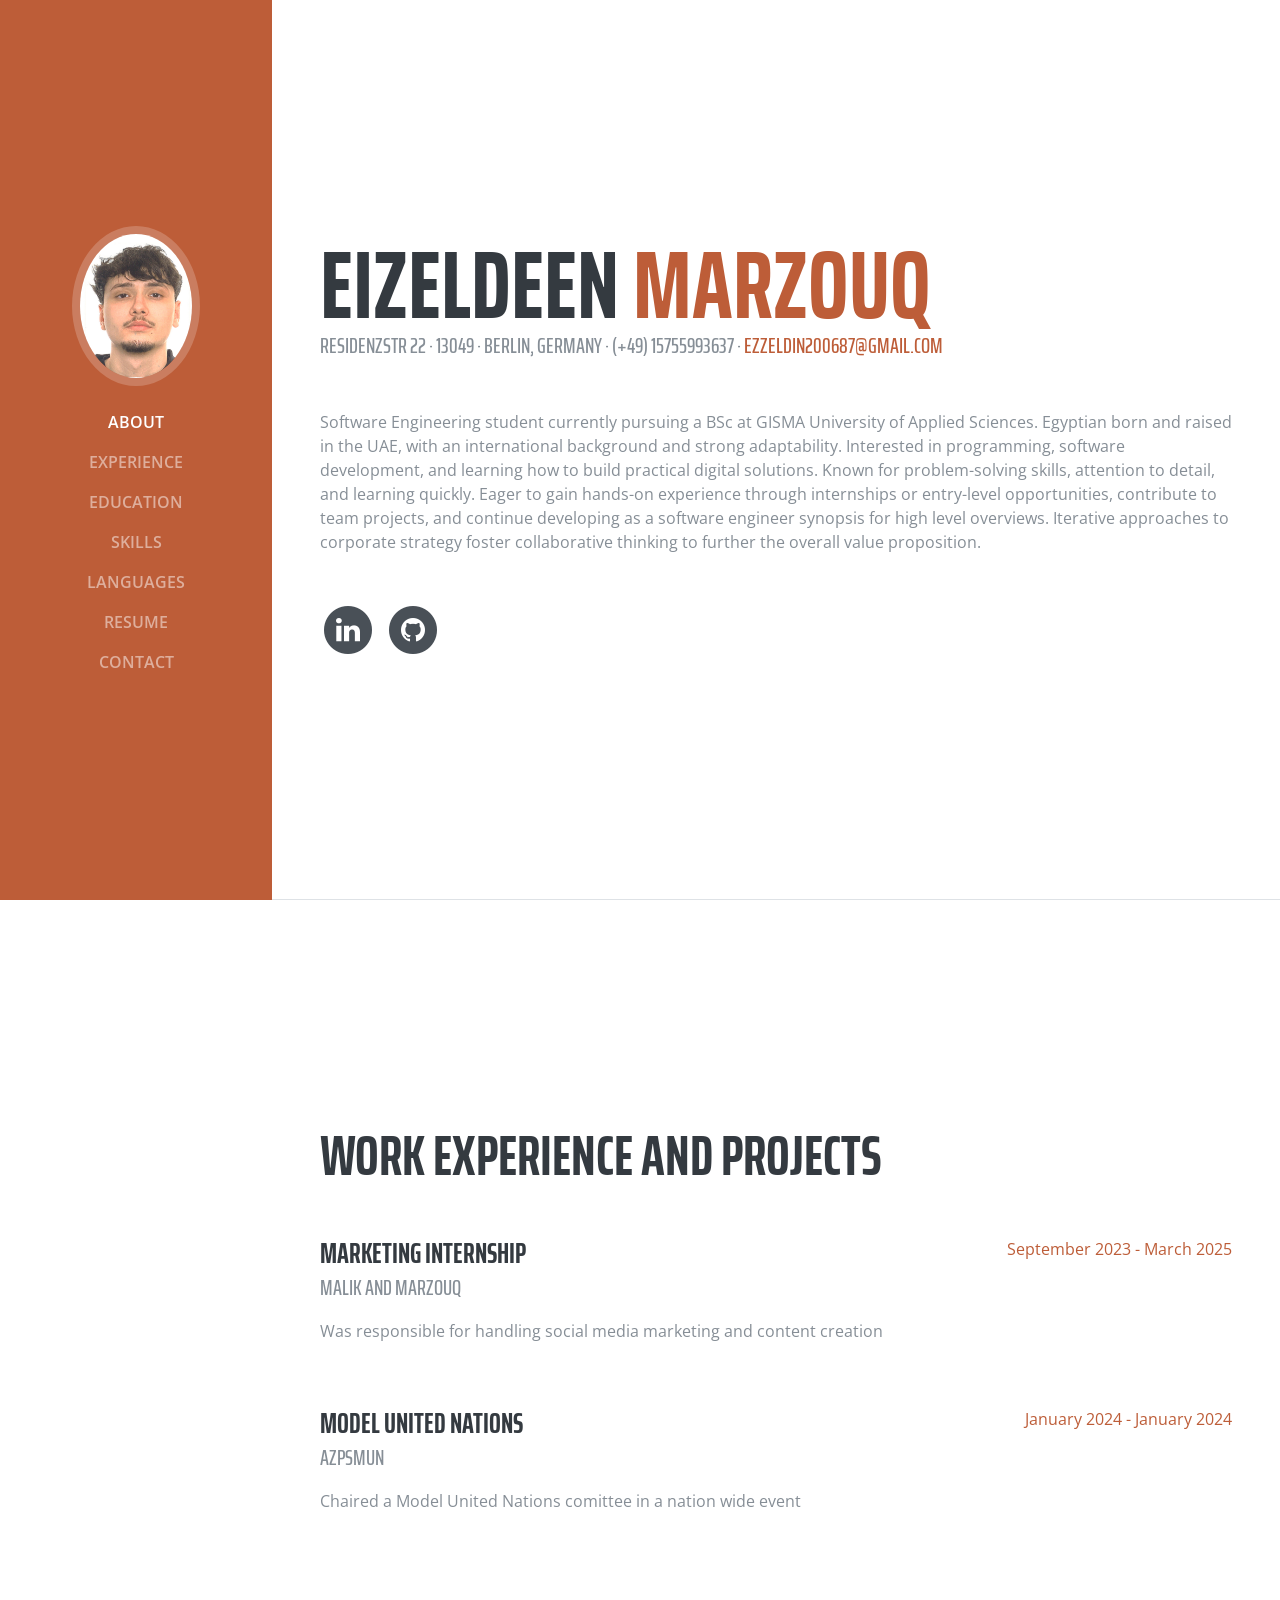
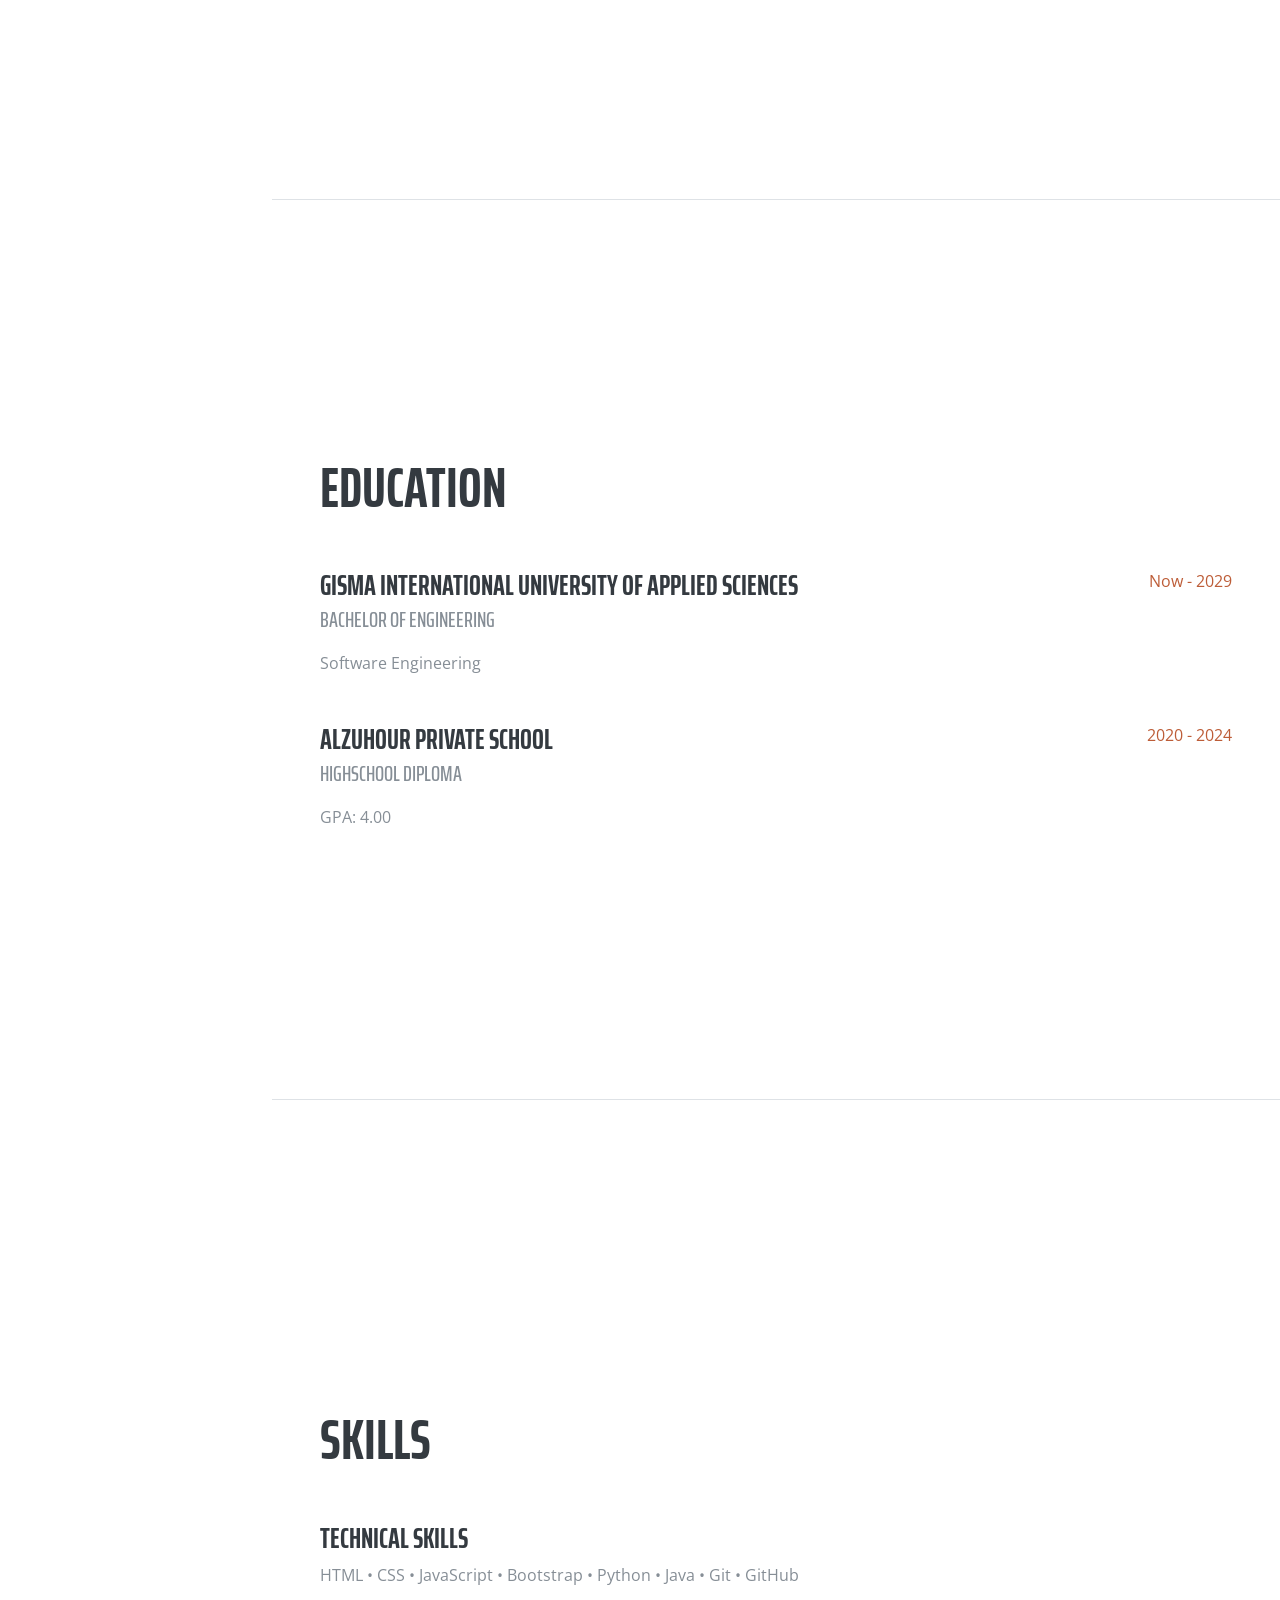
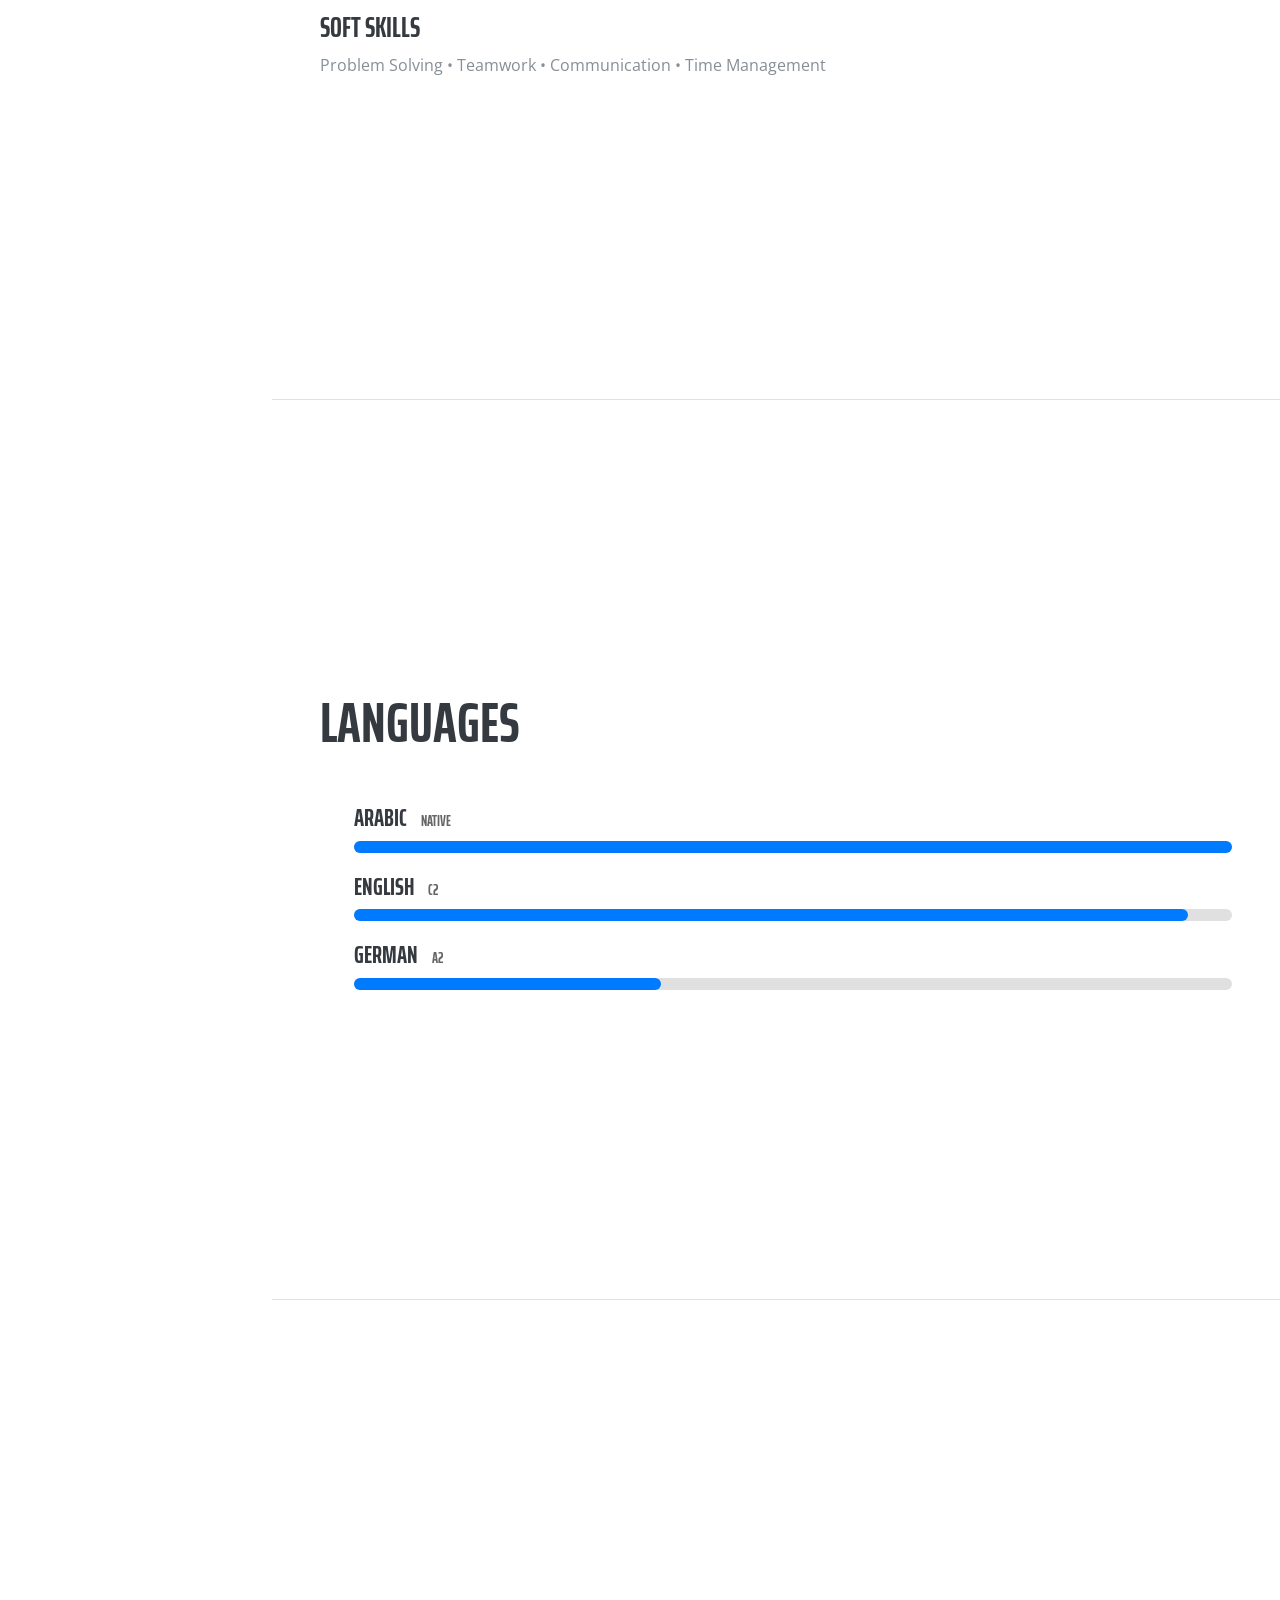
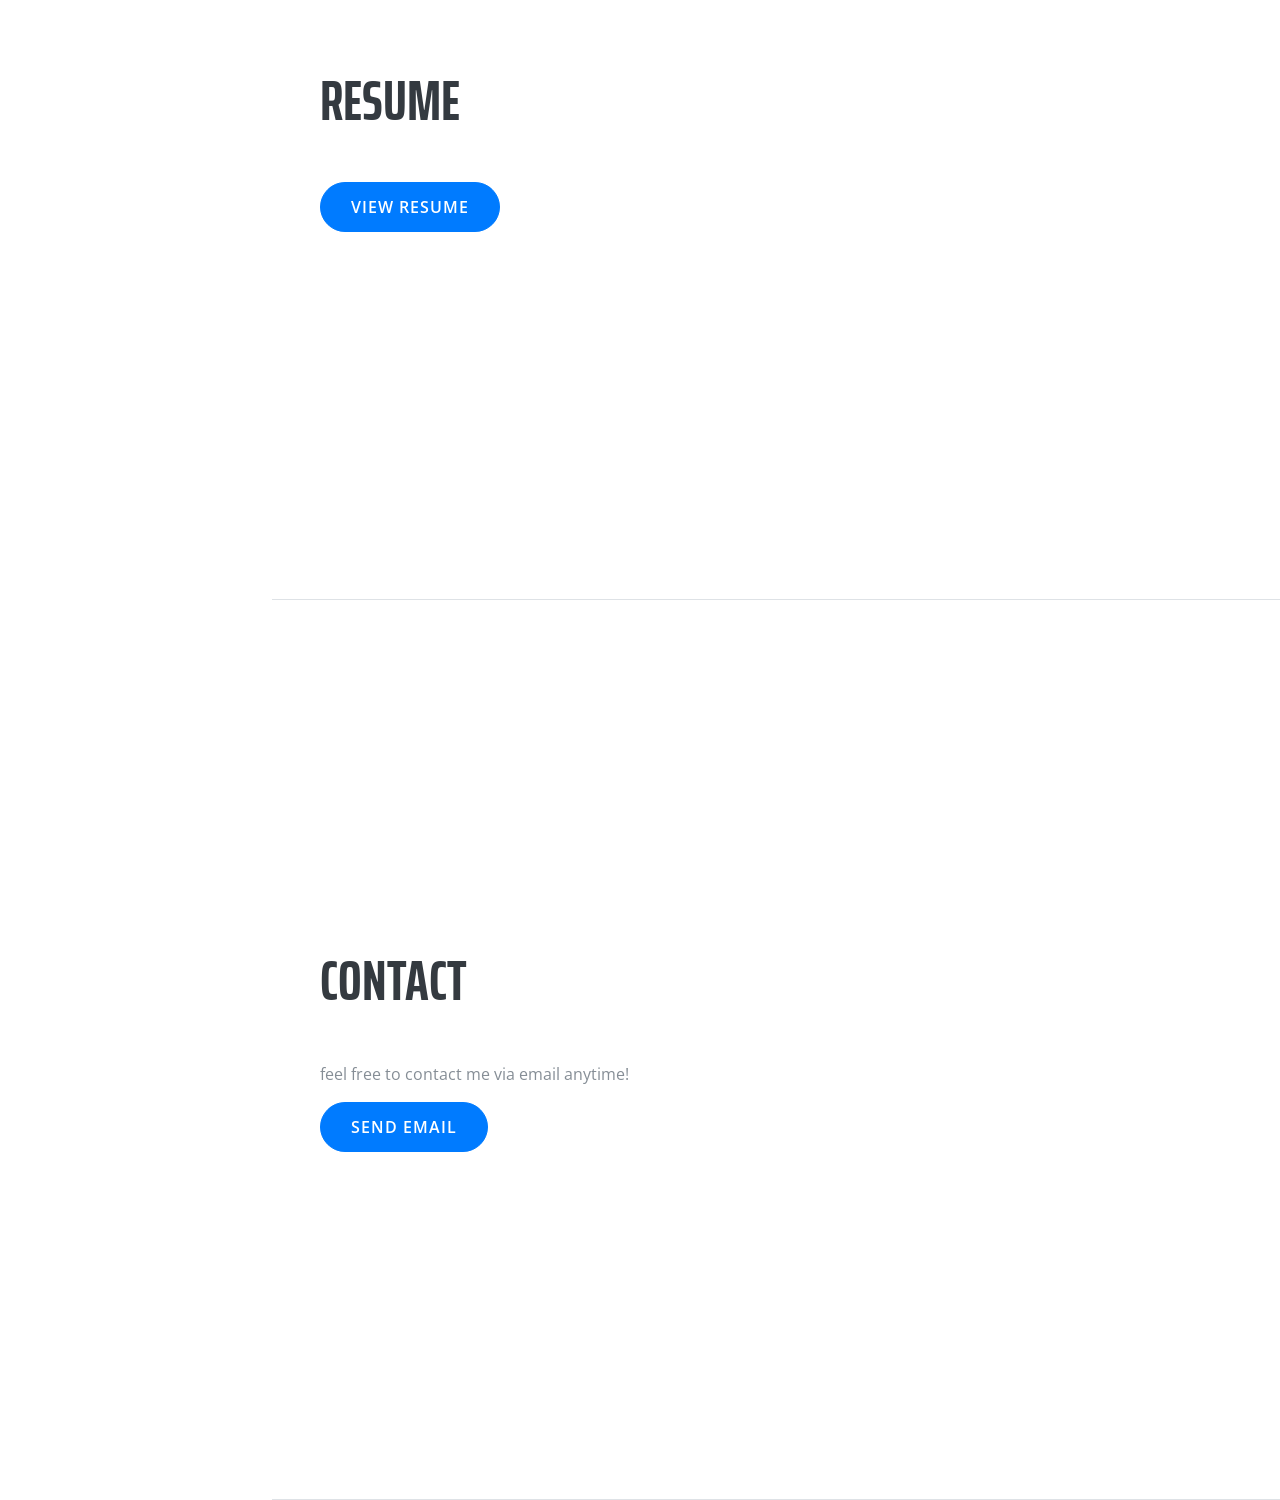
<file: resume-bootstrap4-1.0.0/resume-bootstrap4-1.0.0/index.html>
<!DOCTYPE html>
<html lang="en">

  <head>

    <meta charset="utf-8">
    <meta name="viewport" content="width=device-width, initial-scale=1, shrink-to-fit=no">
    <meta name="description" content="">
    <meta name="author" content="">

    <title>Resume - Start Bootstrap Theme</title>

    <!-- Bootstrap core CSS -->
    <link href="vendor/bootstrap/css/bootstrap.min.css" rel="stylesheet">

    <!-- Custom fonts for this template -->
    <link href="https://fonts.googleapis.com/css?family=Saira+Extra+Condensed:100,200,300,400,500,600,700,800,900" rel="stylesheet">
    <link href="https://fonts.googleapis.com/css?family=Open+Sans:300,300i,400,400i,600,600i,700,700i,800,800i" rel="stylesheet">
    <link href="vendor/font-awesome/css/font-awesome.min.css" rel="stylesheet">
    <link href="vendor/devicons/css/devicons.min.css" rel="stylesheet">
    <link href="vendor/simple-line-icons/css/simple-line-icons.css" rel="stylesheet">

    <!-- Custom styles for this template -->
    <link href="css/resume.min.css" rel="stylesheet">

  </head>

  <body id="page-top">

    <nav class="navbar navbar-expand-lg navbar-dark bg-primary fixed-top" id="sideNav">
      <a class="navbar-brand js-scroll-trigger" href="#page-top">
        <span class="d-block d-lg-none">Start Bootstrap</span>
        <span class="d-none d-lg-block">
          <img class="img-fluid img-profile rounded-circle mx-auto mb-2" src="img/profile.jpeg" alt="">
        </span>
      </a>
      <button class="navbar-toggler" type="button" data-toggle="collapse" data-target="#navbarSupportedContent" aria-controls="navbarSupportedContent" aria-expanded="false" aria-label="Toggle navigation">
        <span class="navbar-toggler-icon"></span>
      </button>
      <div class="collapse navbar-collapse" id="navbarSupportedContent">
        <ul class="navbar-nav">
          <li class="nav-item">
            <a class="nav-link js-scroll-trigger" href="#about">About</a>
          </li>
          <li class="nav-item">
            <a class="nav-link js-scroll-trigger" href="#experience">Experience</a>
          </li>
          <li class="nav-item">
            <a class="nav-link js-scroll-trigger" href="#education">Education</a>
          </li>
          <li class="nav-item">
            <a class="nav-link js-scroll-trigger" href="#skills">Skills</a>
          </li>
          
          <li class="nav-item">
            <a class="nav-link js-scroll-trigger" href="#Languages">Languages</a>
          </li>
          <li class="nav-item">
            <a class="nav-link js-scroll-trigger" href="#Resume">Resume</a>
          </li>
          <li class="nav-item">
            <a class="nav-link js-scroll-trigger" href="#Contact">Contact</a>
          </li>
        </ul>
      </div>
    </nav>

    <div class="container-fluid p-0">

      <section class="resume-section p-3 p-lg-5 d-flex d-column" id="about">
        <div class="my-auto">
          <h1 class="mb-0">Eizeldeen
            <span class="text-primary">Marzouq</span>
          </h1>
          <div class="subheading mb-5">Residenzstr 22 · 13049 · Berlin, Germany · (+49) 15755993637 ·
            <a href="mailto:name@email.com">ezzeldin200687@gmail.com</a>
          </div>
          <p class="mb-5">Software Engineering student currently pursuing a BSc at GISMA University of Applied
Sciences. Egyptian born and raised in the UAE, with an international background and strong
adaptability. Interested in programming, software development, and learning how to build
practical digital solutions. Known for problem-solving skills, attention to detail, and learning
quickly. Eager to gain hands-on experience through internships or entry-level opportunities,
contribute to team projects, and continue developing as a software engineer synopsis for high level overviews. Iterative approaches to corporate strategy foster collaborative thinking to further the overall value proposition.</p>
          <ul class="list-inline list-social-icons mb-0">
            
            
            <li class="list-inline-item">
              <a target="_blank" href="https://www.linkedin.com/in/eizeldeen-marzouq-901196304/">
                <span class="fa-stack fa-lg">
                  <i class="fa fa-circle fa-stack-2x"></i>
                  <i class="fa fa-linkedin fa-stack-1x fa-inverse"></i>
                </span>
              </a>
            </li>
            <li class="list-inline-item">
              <a target="_blank" href="https://github.com/Eizeldeen-Marzouq">
                <span class="fa-stack fa-lg">
                  <i class="fa fa-circle fa-stack-2x"></i>
                  <i class="fa fa-github fa-stack-1x fa-inverse"></i>
                </span>
              </a>
            </li>
          </ul>
        </div>
      </section>

      <section class="resume-section p-3 p-lg-5 d-flex flex-column" id="experience">
        <div class="my-auto">
          <h2 class="mb-5">Work Experience and Projects</h2>

          <div class="resume-item d-flex flex-column flex-md-row mb-5">
            <div class="resume-content mr-auto">
              <h3 class="mb-0">Marketing Internship</h3>
              <div class="subheading mb-3">Malik and Marzouq</div>
              <p> Was responsible for handling social media marketing and content creation</p>
            </div>
            <div class="resume-date text-md-right">
              <span class="text-primary">September 2023 - March 2025</span>
            </div>
          </div>

          <div class="resume-item d-flex flex-column flex-md-row mb-5">
            <div class="resume-content mr-auto">
              <h3 class="mb-0">Model United Nations</h3>
              <div class="subheading mb-3">AzpsMun</div>
              <p>Chaired a Model United Nations comittee in a nation wide event</p>
            </div>
            <div class="resume-date text-md-right">
              <span class="text-primary">January 2024 - January 2024</span>
            </div>
          </div>

          

        </div>

      </section>

      <section class="resume-section p-3 p-lg-5 d-flex flex-column" id="education">
        <div class="my-auto">
          <h2 class="mb-5">Education</h2>

          <div class="resume-item d-flex flex-column flex-md-row mb-5">
            <div class="resume-content mr-auto">
              <h3 class="mb-0">Gisma International university of applied sciences</h3>
              <div class="subheading mb-3">Bachelor of Engineering</div>
              <div>Software Engineering</div>
              
            </div>
            <div class="resume-date text-md-right">
              <span class="text-primary">Now - 2029</span>
            </div>
          </div>

          <div class="resume-item d-flex flex-column flex-md-row">
            <div class="resume-content mr-auto">
              <h3 class="mb-0">Alzuhour private school</h3>
              <div class="subheading mb-3">Highschool diploma</div>
              <p>GPA: 4.00</p>
            </div>
            <div class="resume-date text-md-right">
              <span class="text-primary"> 2020 -  2024</span>
            </div>
          </div>

        </div>
      </section>

      <section class="resume-section p-3 p-lg-5 d-flex flex-column" id="skills">
        <div class="my-auto">
          <h2 class="mb-5">Skills</h2>

          <h3>Technical skills</h3>
      <p>HTML • CSS • JavaScript • Bootstrap • Python • Java • Git • GitHub
</p>
<h3 class="mt-4">Soft Skills</h3>
<p>
Problem Solving • Teamwork • Communication • Time Management
</p>
      </section>

      <section class="resume-section p-3 p-lg-5 d-flex flex-column" id="Languages">
        <div class="my-auto">
          <h2 class="mb-5">Languages</h2>
          <ul class="fa-ul mb-0">
            <h4>Arabic <span class="lang-level">Native</span></h4>
<div class="skill-bar">
    <div class="skill-fill" style="width:100%;"></div>
</div>

<h4>English <span class="lang-level">C2</span></h4>
<div class="skill-bar">
    <div class="skill-fill" style="width:95%;"></div>
</div>

<h4>German <span class="lang-level">A2</span></h4>
<div class="skill-bar">
    <div class="skill-fill" style="width:35%;"></div>
</div>
        </div>
      </section>

    </div>
<section class="resume-section p-3 p-lg-5 d-flex flex-column" id="Resume">
        <div class="my-auto">
          <h2 class="mb-5">Resume</h2>
          
          <a href="cv/Eizeldeen Marzouq.Resume.pdf"
          target="_Blank"
          class="btn btn-primary resume-btn">
        View Resume
      </a> 
      </div>
</section>
      
      
      
      
      
<section class="resume-section p-3 pl-lg-5 d-flex flex-column" id="Contact">
        <div class="my-auto">
             <h2 class="mb-5">Contact</h2>
             <p>
              feel free to contact me via email anytime!
             </p>
             <a href="mailto:ezzeldin200687@gmail.com"
             class="btn btn-primary contact-btn">
              Send Email
            </a>
            
                

           </div>
            </section>
             <!-- Bootstrap core JavaScript -->



    <script src="vendor/jquery/jquery.min.js"></script>
    <script src="vendor/bootstrap/js/bootstrap.bundle.min.js"></script>

    <!-- Plugin JavaScript -->
    <script src="vendor/jquery-easing/jquery.easing.min.js"></script>

    <!-- Custom scripts for this template -->
    <script src="js/resume.min.js"></script>

  </body>

</html>
</file>
<file: resume-bootstrap4-1.0.0/resume-bootstrap4-1.0.0/vendor/simple-line-icons/css/simple-line-icons.css>
@font-face {
  font-family: 'simple-line-icons';
  src: url('../fonts/Simple-Line-Icons.eot?v=2.4.0');
  src: url('../fonts/Simple-Line-Icons.eot?v=2.4.0#iefix') format('embedded-opentype'), url('../fonts/Simple-Line-Icons.woff2?v=2.4.0') format('woff2'), url('../fonts/Simple-Line-Icons.ttf?v=2.4.0') format('truetype'), url('../fonts/Simple-Line-Icons.woff?v=2.4.0') format('woff'), url('../fonts/Simple-Line-Icons.svg?v=2.4.0#simple-line-icons') format('svg');
  font-weight: normal;
  font-style: normal;
}
/*
 Use the following CSS code if you want to have a class per icon.
 Instead of a list of all class selectors, you can use the generic [class*="icon-"] selector, but it's slower:
*/
.icon-user,
.icon-people,
.icon-user-female,
.icon-user-follow,
.icon-user-following,
.icon-user-unfollow,
.icon-login,
.icon-logout,
.icon-emotsmile,
.icon-phone,
.icon-call-end,
.icon-call-in,
.icon-call-out,
.icon-map,
.icon-location-pin,
.icon-direction,
.icon-directions,
.icon-compass,
.icon-layers,
.icon-menu,
.icon-list,
.icon-options-vertical,
.icon-options,
.icon-arrow-down,
.icon-arrow-left,
.icon-arrow-right,
.icon-arrow-up,
.icon-arrow-up-circle,
.icon-arrow-left-circle,
.icon-arrow-right-circle,
.icon-arrow-down-circle,
.icon-check,
.icon-clock,
.icon-plus,
.icon-minus,
.icon-close,
.icon-event,
.icon-exclamation,
.icon-organization,
.icon-trophy,
.icon-screen-smartphone,
.icon-screen-desktop,
.icon-plane,
.icon-notebook,
.icon-mustache,
.icon-mouse,
.icon-magnet,
.icon-energy,
.icon-disc,
.icon-cursor,
.icon-cursor-move,
.icon-crop,
.icon-chemistry,
.icon-speedometer,
.icon-shield,
.icon-screen-tablet,
.icon-magic-wand,
.icon-hourglass,
.icon-graduation,
.icon-ghost,
.icon-game-controller,
.icon-fire,
.icon-eyeglass,
.icon-envelope-open,
.icon-envelope-letter,
.icon-bell,
.icon-badge,
.icon-anchor,
.icon-wallet,
.icon-vector,
.icon-speech,
.icon-puzzle,
.icon-printer,
.icon-present,
.icon-playlist,
.icon-pin,
.icon-picture,
.icon-handbag,
.icon-globe-alt,
.icon-globe,
.icon-folder-alt,
.icon-folder,
.icon-film,
.icon-feed,
.icon-drop,
.icon-drawer,
.icon-docs,
.icon-doc,
.icon-diamond,
.icon-cup,
.icon-calculator,
.icon-bubbles,
.icon-briefcase,
.icon-book-open,
.icon-basket-loaded,
.icon-basket,
.icon-bag,
.icon-action-undo,
.icon-action-redo,
.icon-wrench,
.icon-umbrella,
.icon-trash,
.icon-tag,
.icon-support,
.icon-frame,
.icon-size-fullscreen,
.icon-size-actual,
.icon-shuffle,
.icon-share-alt,
.icon-share,
.icon-rocket,
.icon-question,
.icon-pie-chart,
.icon-pencil,
.icon-note,
.icon-loop,
.icon-home,
.icon-grid,
.icon-graph,
.icon-microphone,
.icon-music-tone-alt,
.icon-music-tone,
.icon-earphones-alt,
.icon-earphones,
.icon-equalizer,
.icon-like,
.icon-dislike,
.icon-control-start,
.icon-control-rewind,
.icon-control-play,
.icon-control-pause,
.icon-control-forward,
.icon-control-end,
.icon-volume-1,
.icon-volume-2,
.icon-volume-off,
.icon-calendar,
.icon-bulb,
.icon-chart,
.icon-ban,
.icon-bubble,
.icon-camrecorder,
.icon-camera,
.icon-cloud-download,
.icon-cloud-upload,
.icon-envelope,
.icon-eye,
.icon-flag,
.icon-heart,
.icon-info,
.icon-key,
.icon-link,
.icon-lock,
.icon-lock-open,
.icon-magnifier,
.icon-magnifier-add,
.icon-magnifier-remove,
.icon-paper-clip,
.icon-paper-plane,
.icon-power,
.icon-refresh,
.icon-reload,
.icon-settings,
.icon-star,
.icon-symbol-female,
.icon-symbol-male,
.icon-target,
.icon-credit-card,
.icon-paypal,
.icon-social-tumblr,
.icon-social-twitter,
.icon-social-facebook,
.icon-social-instagram,
.icon-social-linkedin,
.icon-social-pinterest,
.icon-social-github,
.icon-social-google,
.icon-social-reddit,
.icon-social-skype,
.icon-social-dribbble,
.icon-social-behance,
.icon-social-foursqare,
.icon-social-soundcloud,
.icon-social-spotify,
.icon-social-stumbleupon,
.icon-social-youtube,
.icon-social-dropbox,
.icon-social-vkontakte,
.icon-social-steam {
  font-family: 'simple-line-icons';
  speak: none;
  font-style: normal;
  font-weight: normal;
  font-variant: normal;
  text-transform: none;
  line-height: 1;
  /* Better Font Rendering =========== */
  -webkit-font-smoothing: antialiased;
  -moz-osx-font-smoothing: grayscale;
}
.icon-user:before {
  content: "\e005";
}
.icon-people:before {
  content: "\e001";
}
.icon-user-female:before {
  content: "\e000";
}
.icon-user-follow:before {
  content: "\e002";
}
.icon-user-following:before {
  content: "\e003";
}
.icon-user-unfollow:before {
  content: "\e004";
}
.icon-login:before {
  content: "\e066";
}
.icon-logout:before {
  content: "\e065";
}
.icon-emotsmile:before {
  content: "\e021";
}
.icon-phone:before {
  content: "\e600";
}
.icon-call-end:before {
  content: "\e048";
}
.icon-call-in:before {
  content: "\e047";
}
.icon-call-out:before {
  content: "\e046";
}
.icon-map:before {
  content: "\e033";
}
.icon-location-pin:before {
  content: "\e096";
}
.icon-direction:before {
  content: "\e042";
}
.icon-directions:before {
  content: "\e041";
}
.icon-compass:before {
  content: "\e045";
}
.icon-layers:before {
  content: "\e034";
}
.icon-menu:before {
  content: "\e601";
}
.icon-list:before {
  content: "\e067";
}
.icon-options-vertical:before {
  content: "\e602";
}
.icon-options:before {
  content: "\e603";
}
.icon-arrow-down:before {
  content: "\e604";
}
.icon-arrow-left:before {
  content: "\e605";
}
.icon-arrow-right:before {
  content: "\e606";
}
.icon-arrow-up:before {
  content: "\e607";
}
.icon-arrow-up-circle:before {
  content: "\e078";
}
.icon-arrow-left-circle:before {
  content: "\e07a";
}
.icon-arrow-right-circle:before {
  content: "\e079";
}
.icon-arrow-down-circle:before {
  content: "\e07b";
}
.icon-check:before {
  content: "\e080";
}
.icon-clock:before {
  content: "\e081";
}
.icon-plus:before {
  content: "\e095";
}
.icon-minus:before {
  content: "\e615";
}
.icon-close:before {
  content: "\e082";
}
.icon-event:before {
  content: "\e619";
}
.icon-exclamation:before {
  content: "\e617";
}
.icon-organization:before {
  content: "\e616";
}
.icon-trophy:before {
  content: "\e006";
}
.icon-screen-smartphone:before {
  content: "\e010";
}
.icon-screen-desktop:before {
  content: "\e011";
}
.icon-plane:before {
  content: "\e012";
}
.icon-notebook:before {
  content: "\e013";
}
.icon-mustache:before {
  content: "\e014";
}
.icon-mouse:before {
  content: "\e015";
}
.icon-magnet:before {
  content: "\e016";
}
.icon-energy:before {
  content: "\e020";
}
.icon-disc:before {
  content: "\e022";
}
.icon-cursor:before {
  content: "\e06e";
}
.icon-cursor-move:before {
  content: "\e023";
}
.icon-crop:before {
  content: "\e024";
}
.icon-chemistry:before {
  content: "\e026";
}
.icon-speedometer:before {
  content: "\e007";
}
.icon-shield:before {
  content: "\e00e";
}
.icon-screen-tablet:before {
  content: "\e00f";
}
.icon-magic-wand:before {
  content: "\e017";
}
.icon-hourglass:before {
  content: "\e018";
}
.icon-graduation:before {
  content: "\e019";
}
.icon-ghost:before {
  content: "\e01a";
}
.icon-game-controller:before {
  content: "\e01b";
}
.icon-fire:before {
  content: "\e01c";
}
.icon-eyeglass:before {
  content: "\e01d";
}
.icon-envelope-open:before {
  content: "\e01e";
}
.icon-envelope-letter:before {
  content: "\e01f";
}
.icon-bell:before {
  content: "\e027";
}
.icon-badge:before {
  content: "\e028";
}
.icon-anchor:before {
  content: "\e029";
}
.icon-wallet:before {
  content: "\e02a";
}
.icon-vector:before {
  content: "\e02b";
}
.icon-speech:before {
  content: "\e02c";
}
.icon-puzzle:before {
  content: "\e02d";
}
.icon-printer:before {
  content: "\e02e";
}
.icon-present:before {
  content: "\e02f";
}
.icon-playlist:before {
  content: "\e030";
}
.icon-pin:before {
  content: "\e031";
}
.icon-picture:before {
  content: "\e032";
}
.icon-handbag:before {
  content: "\e035";
}
.icon-globe-alt:before {
  content: "\e036";
}
.icon-globe:before {
  content: "\e037";
}
.icon-folder-alt:before {
  content: "\e039";
}
.icon-folder:before {
  content: "\e089";
}
.icon-film:before {
  content: "\e03a";
}
.icon-feed:before {
  content: "\e03b";
}
.icon-drop:before {
  content: "\e03e";
}
.icon-drawer:before {
  content: "\e03f";
}
.icon-docs:before {
  content: "\e040";
}
.icon-doc:before {
  content: "\e085";
}
.icon-diamond:before {
  content: "\e043";
}
.icon-cup:before {
  content: "\e044";
}
.icon-calculator:before {
  content: "\e049";
}
.icon-bubbles:before {
  content: "\e04a";
}
.icon-briefcase:before {
  content: "\e04b";
}
.icon-book-open:before {
  content: "\e04c";
}
.icon-basket-loaded:before {
  content: "\e04d";
}
.icon-basket:before {
  content: "\e04e";
}
.icon-bag:before {
  content: "\e04f";
}
.icon-action-undo:before {
  content: "\e050";
}
.icon-action-redo:before {
  content: "\e051";
}
.icon-wrench:before {
  content: "\e052";
}
.icon-umbrella:before {
  content: "\e053";
}
.icon-trash:before {
  content: "\e054";
}
.icon-tag:before {
  content: "\e055";
}
.icon-support:before {
  content: "\e056";
}
.icon-frame:before {
  content: "\e038";
}
.icon-size-fullscreen:before {
  content: "\e057";
}
.icon-size-actual:before {
  content: "\e058";
}
.icon-shuffle:before {
  content: "\e059";
}
.icon-share-alt:before {
  content: "\e05a";
}
.icon-share:before {
  content: "\e05b";
}
.icon-rocket:before {
  content: "\e05c";
}
.icon-question:before {
  content: "\e05d";
}
.icon-pie-chart:before {
  content: "\e05e";
}
.icon-pencil:before {
  content: "\e05f";
}
.icon-note:before {
  content: "\e060";
}
.icon-loop:before {
  content: "\e064";
}
.icon-home:before {
  content: "\e069";
}
.icon-grid:before {
  content: "\e06a";
}
.icon-graph:before {
  content: "\e06b";
}
.icon-microphone:before {
  content: "\e063";
}
.icon-music-tone-alt:before {
  content: "\e061";
}
.icon-music-tone:before {
  content: "\e062";
}
.icon-earphones-alt:before {
  content: "\e03c";
}
.icon-earphones:before {
  content: "\e03d";
}
.icon-equalizer:before {
  content: "\e06c";
}
.icon-like:before {
  content: "\e068";
}
.icon-dislike:before {
  content: "\e06d";
}
.icon-control-start:before {
  content: "\e06f";
}
.icon-control-rewind:before {
  content: "\e070";
}
.icon-control-play:before {
  content: "\e071";
}
.icon-control-pause:before {
  content: "\e072";
}
.icon-control-forward:before {
  content: "\e073";
}
.icon-control-end:before {
  content: "\e074";
}
.icon-volume-1:before {
  content: "\e09f";
}
.icon-volume-2:before {
  content: "\e0a0";
}
.icon-volume-off:before {
  content: "\e0a1";
}
.icon-calendar:before {
  content: "\e075";
}
.icon-bulb:before {
  content: "\e076";
}
.icon-chart:before {
  content: "\e077";
}
.icon-ban:before {
  content: "\e07c";
}
.icon-bubble:before {
  content: "\e07d";
}
.icon-camrecorder:before {
  content: "\e07e";
}
.icon-camera:before {
  content: "\e07f";
}
.icon-cloud-download:before {
  content: "\e083";
}
.icon-cloud-upload:before {
  content: "\e084";
}
.icon-envelope:before {
  content: "\e086";
}
.icon-eye:before {
  content: "\e087";
}
.icon-flag:before {
  content: "\e088";
}
.icon-heart:before {
  content: "\e08a";
}
.icon-info:before {
  content: "\e08b";
}
.icon-key:before {
  content: "\e08c";
}
.icon-link:before {
  content: "\e08d";
}
.icon-lock:before {
  content: "\e08e";
}
.icon-lock-open:before {
  content: "\e08f";
}
.icon-magnifier:before {
  content: "\e090";
}
.icon-magnifier-add:before {
  content: "\e091";
}
.icon-magnifier-remove:before {
  content: "\e092";
}
.icon-paper-clip:before {
  content: "\e093";
}
.icon-paper-plane:before {
  content: "\e094";
}
.icon-power:before {
  content: "\e097";
}
.icon-refresh:before {
  content: "\e098";
}
.icon-reload:before {
  content: "\e099";
}
.icon-settings:before {
  content: "\e09a";
}
.icon-star:before {
  content: "\e09b";
}
.icon-symbol-female:before {
  content: "\e09c";
}
.icon-symbol-male:before {
  content: "\e09d";
}
.icon-target:before {
  content: "\e09e";
}
.icon-credit-card:before {
  content: "\e025";
}
.icon-paypal:before {
  content: "\e608";
}
.icon-social-tumblr:before {
  content: "\e00a";
}
.icon-social-twitter:before {
  content: "\e009";
}
.icon-social-facebook:before {
  content: "\e00b";
}
.icon-social-instagram:before {
  content: "\e609";
}
.icon-social-linkedin:before {
  content: "\e60a";
}
.icon-social-pinterest:before {
  content: "\e60b";
}
.icon-social-github:before {
  content: "\e60c";
}
.icon-social-google:before {
  content: "\e60d";
}
.icon-social-reddit:before {
  content: "\e60e";
}
.icon-social-skype:before {
  content: "\e60f";
}
.icon-social-dribbble:before {
  content: "\e00d";
}
.icon-social-behance:before {
  content: "\e610";
}
.icon-social-foursqare:before {
  content: "\e611";
}
.icon-social-soundcloud:before {
  content: "\e612";
}
.icon-social-spotify:before {
  content: "\e613";
}
.icon-social-stumbleupon:before {
  content: "\e614";
}
.icon-social-youtube:before {
  content: "\e008";
}
.icon-social-dropbox:before {
  content: "\e00c";
}
.icon-social-vkontakte:before {
  content: "\e618";
}
.icon-social-steam:before {
  content: "\e620";
}
</file>
<file: resume-bootstrap4-1.0.0/resume-bootstrap4-1.0.0/vendor/devicons/css/devicons.min.css>
/*!
 *  Devicons 1.8.0 made by Theodore Vorillas / http://vorillaz.com 
 */
@font-face{font-family:devicons;src:url(../fonts/devicons.eot?xqxft6);src:url(../fonts/devicons.eot?#iefixxqxft6) format("embedded-opentype"),url(../fonts/devicons.woff?xqxft6) format("woff"),url(../fonts/devicons.ttf?xqxft6) format("truetype"),url(../fonts/devicons.svg?xqxft6#devicons) format("svg");font-weight:400;font-style:normal}.devicons{font-family:devicons;speak:none;font-style:normal;font-weight:400;font-variant:normal;text-transform:none;line-height:1;-webkit-font-smoothing:antialiased;-moz-osx-font-smoothing:grayscale}.devicons-git:before{content:"\e602"}.devicons-git_compare:before{content:"\e628"}.devicons-git_branch:before{content:"\e625"}.devicons-git_commit:before{content:"\e629"}.devicons-git_pull_request:before{content:"\e626"}.devicons-git_merge:before{content:"\e627"}.devicons-bitbucket:before{content:"\e603"}.devicons-github_alt:before{content:"\e608"}.devicons-github_badge:before{content:"\e609"}.devicons-github:before{content:"\e60a"}.devicons-github_full:before{content:"\e617"}.devicons-java:before{content:"\e638"}.devicons-ruby:before{content:"\e639"}.devicons-scala:before{content:"\e637"}.devicons-python:before{content:"\e63c"}.devicons-go:before{content:"\e624"}.devicons-ruby_on_rails:before{content:"\e63b"}.devicons-django:before{content:"\e61d"}.devicons-markdown:before{content:"\e63e"}.devicons-php:before{content:"\e63d"}.devicons-mysql:before{content:"\e604"}.devicons-streamline:before{content:"\e605"}.devicons-database:before{content:"\e606"}.devicons-laravel:before{content:"\e63f"}.devicons-javascript:before{content:"\e64e"}.devicons-angular:before{content:"\e653"}.devicons-backbone:before{content:"\e652"}.devicons-coffeescript:before{content:"\e651"}.devicons-jquery:before{content:"\e650"}.devicons-modernizr:before{content:"\e620"}.devicons-jquery_ui:before{content:"\e654"}.devicons-ember:before{content:"\e61b"}.devicons-dojo:before{content:"\e61c"}.devicons-nodejs:before{content:"\e619"}.devicons-nodejs_small:before{content:"\e618"}.devicons-javascript_shield:before{content:"\e64f"}.devicons-bootstrap:before{content:"\e647"}.devicons-sass:before{content:"\e64b"}.devicons-css3_full:before{content:"\e64a"}.devicons-css3:before{content:"\e649"}.devicons-html5:before{content:"\e636"}.devicons-html5_multimedia:before{content:"\e632"}.devicons-html5_device_access:before{content:"\e633"}.devicons-html5_3d_effects:before{content:"\e635"}.devicons-html5_connectivity:before{content:"\e634"}.devicons-ghost_small:before{content:"\e614"}.devicons-ghost:before{content:"\e61f"}.devicons-magento:before{content:"\e640"}.devicons-joomla:before{content:"\e641"}.devicons-jekyll_small:before{content:"\e60d"}.devicons-drupal:before{content:"\e642"}.devicons-wordpress:before{content:"\e60b"}.devicons-grunt:before{content:"\e64c"}.devicons-bower:before{content:"\e64d"}.devicons-npm:before{content:"\e61e"}.devicons-yahoo_small:before{content:"\e62b"}.devicons-yahoo:before{content:"\e615"}.devicons-bing_small:before{content:"\e600"}.devicons-windows:before{content:"\e60f"}.devicons-linux:before{content:"\e612"}.devicons-ubuntu:before{content:"\e63a"}.devicons-android:before{content:"\e60e"}.devicons-apple:before{content:"\e611"}.devicons-appstore:before{content:"\e613"}.devicons-phonegap:before{content:"\e630"}.devicons-blackberry:before{content:"\e623"}.devicons-stackoverflow:before{content:"\e610"}.devicons-techcrunch:before{content:"\e62c"}.devicons-codrops:before{content:"\e62f"}.devicons-css_tricks:before{content:"\e601"}.devicons-smashing_magazine:before{content:"\e62d"}.devicons-netmagazine:before{content:"\e62e"}.devicons-codepen:before{content:"\e616"}.devicons-cssdeck:before{content:"\e62a"}.devicons-hackernews:before{content:"\e61a"}.devicons-dropbox:before{content:"\e607"}.devicons-google_drive:before{content:"\e631"}.devicons-visualstudio:before{content:"\e60c"}.devicons-unity_small:before{content:"\e621"}.devicons-raspberry_pi:before{content:"\e622"}.devicons-chrome:before{content:"\e643"}.devicons-ie:before{content:"\e644"}.devicons-firefox:before{content:"\e645"}.devicons-opera:before{content:"\e646"}.devicons-safari:before{content:"\e648"}.devicons-swift:before{content:"\e655"}.devicons-symfony:before{content:"\e656"}.devicons-symfony_badge:before{content:"\e657"}.devicons-less:before{content:"\e658"}.devicons-stylus:before{content:"\e659"}.devicons-trello:before{content:"\e65a"}.devicons-atlassian:before{content:"\e65b"}.devicons-jira:before{content:"\e65c"}.devicons-envato:before{content:"\e65d"}.devicons-snap_svg:before{content:"\e65e"}.devicons-raphael:before{content:"\e65f"}.devicons-google_analytics:before{content:"\e660"}.devicons-compass:before{content:"\e661"}.devicons-onedrive:before{content:"\e662"}.devicons-gulp:before{content:"\e663"}.devicons-atom:before{content:"\e664"}.devicons-cisco:before{content:"\e665"}.devicons-nancy:before{content:"\e666"}.devicons-clojure:before{content:"\e668"}.devicons-clojure_alt:before{content:"\e66a"}.devicons-perl:before{content:"\e669"}.devicons-celluloid:before{content:"\e66b"}.devicons-w3c:before{content:"\e66c"}.devicons-redis:before{content:"\e66d"}.devicons-postgresql:before{content:"\e66e"}.devicons-webplatform:before{content:"\e66f"}.devicons-jenkins:before{content:"\e667"}.devicons-requirejs:before{content:"\e670"}.devicons-opensource:before{content:"\e671"}.devicons-typo3:before{content:"\e672"}.devicons-uikit:before{content:"\e673"}.devicons-doctrine:before{content:"\e674"}.devicons-groovy:before{content:"\e675"}.devicons-nginx:before{content:"\e676"}.devicons-haskell:before{content:"\e677"}.devicons-zend:before{content:"\e678"}.devicons-gnu:before{content:"\e679"}.devicons-yeoman:before{content:"\e67a"}.devicons-heroku:before{content:"\e67b"}.devicons-debian:before{content:"\e67d"}.devicons-travis:before{content:"\e67e"}.devicons-dotnet:before{content:"\e67f"}.devicons-codeigniter:before{content:"\e680"}.devicons-javascript_badge:before{content:"\e681"}.devicons-yii:before{content:"\e682"}.devicons-msql_server:before{content:"\e67c"}.devicons-composer:before{content:"\e683"}.devicons-krakenjs_badge:before{content:"\e684"}.devicons-krakenjs:before{content:"\e685"}.devicons-mozilla:before{content:"\e686"}.devicons-firebase:before{content:"\e687"}.devicons-sizzlejs:before{content:"\e688"}.devicons-creativecommons:before{content:"\e689"}.devicons-creativecommons_badge:before{content:"\e68a"}.devicons-mitlicence:before{content:"\e68b"}.devicons-senchatouch:before{content:"\e68c"}.devicons-bugsense:before{content:"\e68d"}.devicons-extjs:before{content:"\e68e"}.devicons-mootools_badge:before{content:"\e68f"}.devicons-mootools:before{content:"\e690"}.devicons-ruby_rough:before{content:"\e691"}.devicons-komodo:before{content:"\e692"}.devicons-coda:before{content:"\e693"}.devicons-bintray:before{content:"\e694"}.devicons-terminal:before{content:"\e695"}.devicons-code:before{content:"\e696"}.devicons-responsive:before{content:"\e697"}.devicons-dart:before{content:"\e698"}.devicons-aptana:before{content:"\e699"}.devicons-mailchimp:before{content:"\e69a"}.devicons-netbeans:before{content:"\e69b"}.devicons-dreamweaver:before{content:"\e69c"}.devicons-brackets:before{content:"\e69d"}.devicons-eclipse:before{content:"\e69e"}.devicons-cloud9:before{content:"\e69f"}.devicons-scrum:before{content:"\e6a0"}.devicons-prolog:before{content:"\e6a1"}.devicons-terminal_badge:before{content:"\e6a2"}.devicons-code_badge:before{content:"\e6a3"}.devicons-mongodb:before{content:"\e6a4"}.devicons-meteor:before{content:"\e6a5"}.devicons-meteorfull:before{content:"\e6a6"}.devicons-fsharp:before{content:"\e6a7"}.devicons-rust:before{content:"\e6a8"}.devicons-ionic:before{content:"\e6a9"}.devicons-sublime:before{content:"\e6aa"}.devicons-appcelerator:before{content:"\e6ab"}.devicons-asterisk:before{content:"\e6ac"}.devicons-aws:before{content:"\e6ad"}.devicons-digital-ocean:before{content:"\e6ae"}.devicons-dlang:before{content:"\e6af"}.devicons-docker:before{content:"\e6b0"}.devicons-erlang:before{content:"\e6b1"}.devicons-google-cloud-platform:before{content:"\e6b2"}.devicons-grails:before{content:"\e6b3"}.devicons-illustrator:before{content:"\e6b4"}.devicons-intellij:before{content:"\e6b5"}.devicons-materializecss:before{content:"\e6b6"}.devicons-openshift:before{content:"\e6b7"}.devicons-photoshop:before{content:"\e6b8"}.devicons-rackspace:before{content:"\e6b9"}.devicons-react:before{content:"\e6ba"}.devicons-redhat:before{content:"\e6bb"}.devicons-scriptcs:before{content:"\e6bc"}.devicons-sqllite:before{content:"\e6c4"}.devicons-vim:before{content:"\e6c5"}
</file>
<file: resume-bootstrap4-1.0.0/resume-bootstrap4-1.0.0/css/resume.min.css>
/*!
 * Start Bootstrap - Resume v4.0.0-beta.2 (https://startbootstrap.com/template-overviews/resume)
 * Copyright 2013-2017 Start Bootstrap
 * Licensed under MIT (https://github.com/BlackrockDigital/startbootstrap-resume/blob/master/LICENSE)
 */body{font-family:'Open Sans',serif;padding-top:54px;color:#868e96}@media (min-width:992px){body{padding-top:0;padding-left:17rem}}h1,h2,h3,h4,h5,h6{font-family:'Saira Extra Condensed',serif;font-weight:700;text-transform:uppercase;color:#343a40}h1{font-size:6rem;line-height:5.5rem}h2{font-size:3.5rem}.subheading{text-transform:uppercase;font-weight:500;font-family:'Saira Extra Condensed',serif;font-size:1.35rem}.list-social-icons a{color:#495057}.list-social-icons a:hover{color:#bd5d38}.list-social-icons a .fa-lg{font-size:1.75rem}.list-icons{font-size:3rem}.list-icons .list-inline-item i:hover{color:#bd5d38}#sideNav .navbar-nav .nav-item .nav-link{font-weight:600;text-transform:uppercase}@media (min-width:992px){#sideNav{text-align:center;position:fixed;top:0;left:0;display:flex;flex-direction:column;width:17rem;height:100vh}#sideNav .navbar-brand{display:flex;margin:auto auto 0;padding:.5rem}#sideNav .navbar-brand .img-profile{max-width:10rem;max-height:10rem;border:.5rem solid rgba(255,255,255,.2)}#sideNav .navbar-collapse{display:flex;align-items:flex-start;flex-grow:0;width:100%;margin-bottom:auto}#sideNav .navbar-collapse .navbar-nav{flex-direction:column;width:100%}#sideNav .navbar-collapse .navbar-nav .nav-item{display:block}#sideNav .navbar-collapse .navbar-nav .nav-item .nav-link{display:block}}section.resume-section{border-bottom:1px solid #dee2e6;padding-top:5rem!important;padding-bottom:5rem!important}section.resume-section .resume-item .resume-date{min-width:none}@media (min-width:768px){section.resume-section{min-height:100vh}section.resume-section .resume-item .resume-date{min-width:18rem}}@media (min-width:992px){section.resume-section{padding-top:3rem!important;padding-bottom:3rem!important}}.bg-primary{background-color:#bd5d38!important}.text-primary{color:#bd5d38!important}a{color:#bd5d38}a:active,a:focus,a:hover{color:#824027}
 .contact-btn {
    padding: 12px 30px;
    border-radius: 30px;
    font-weight: 600;
    text-transform: uppercase;
    letter-spacing: 1px;
}
.resume-btn {
    padding: 12px 30px;
    border-radius: 30px;
    font-weight: 600;
    text-transform: uppercase;
    letter-spacing: 1px;
}
.skill-bar {
    width: 100%;
    height: 12px;
    background: #e0e0e0;
    border-radius: 10px;
    margin-bottom: 20px;
}

.skill-fill {
    height: 100%;
    background: #007bff;
    border-radius: 10px;
}
.lang-level {
    font-size: 0.9rem;
    color: #666;
    margin-left: 10px;
}
</file>
